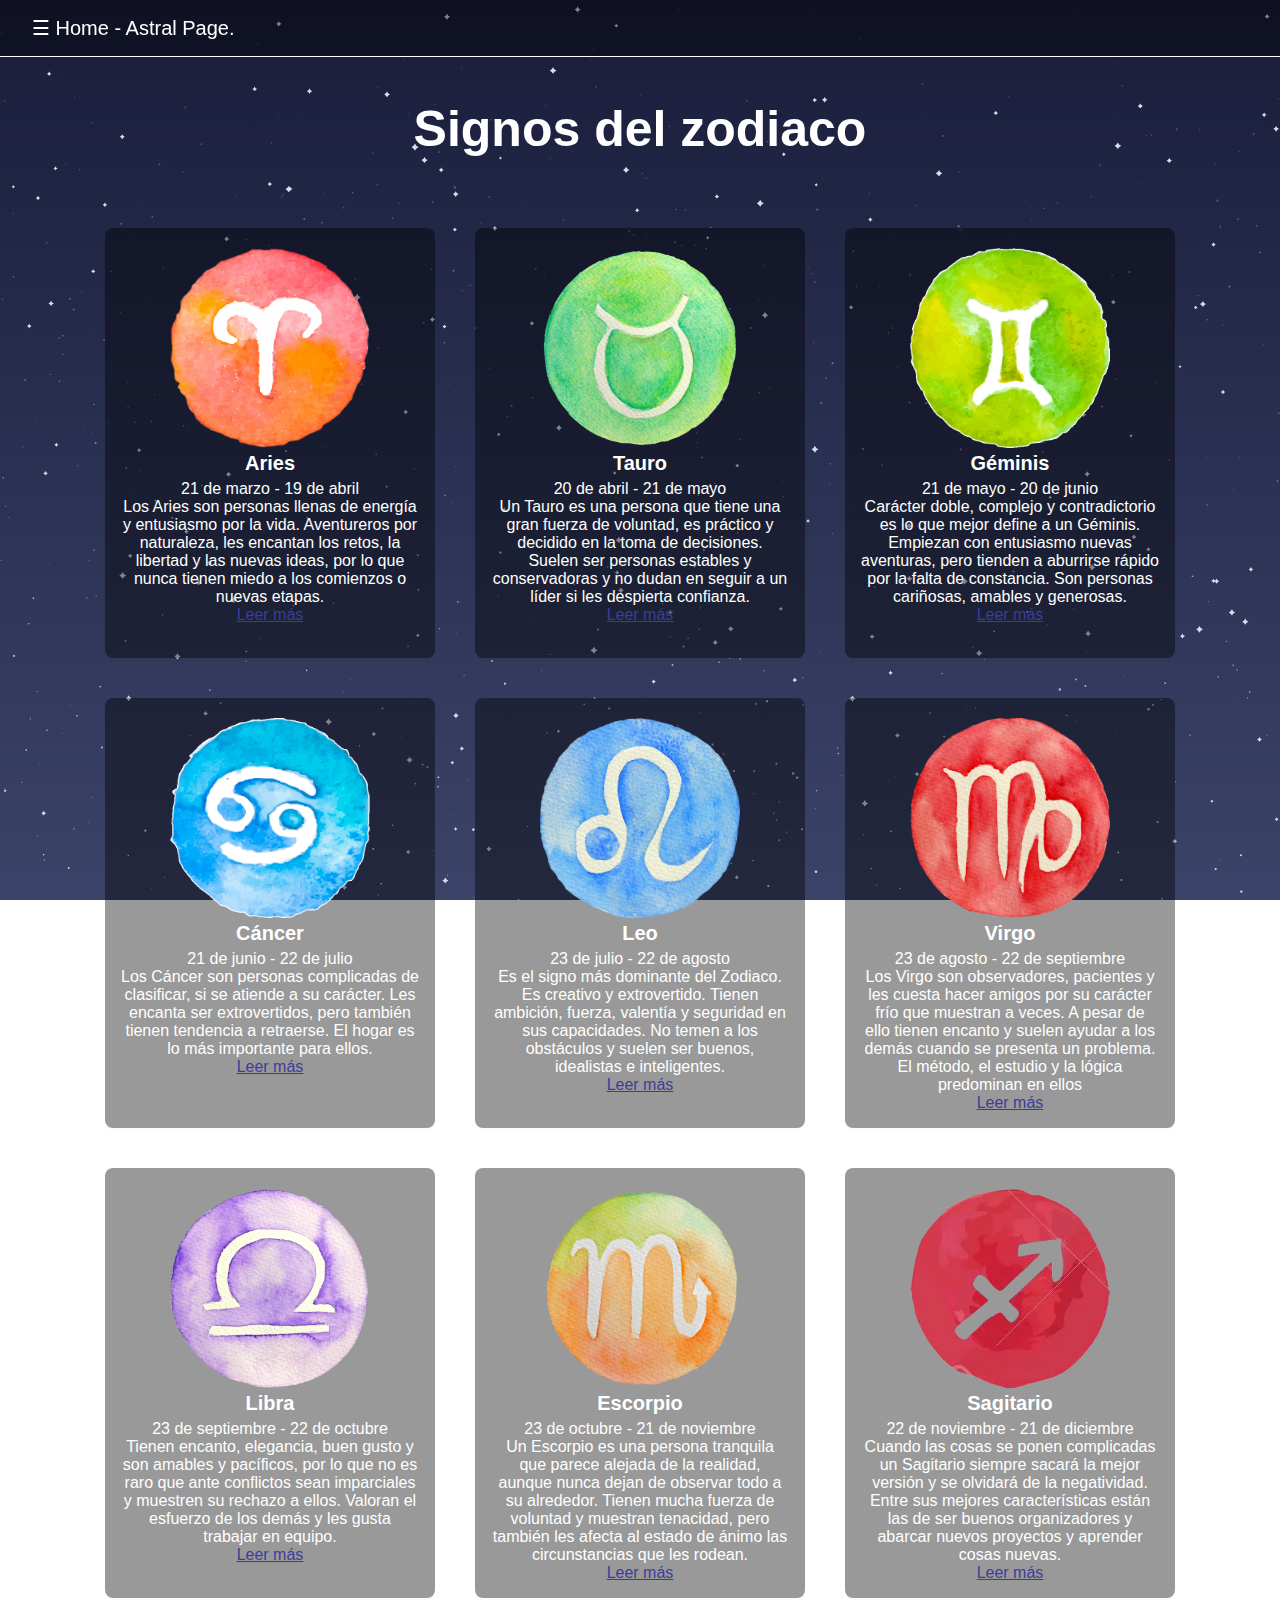
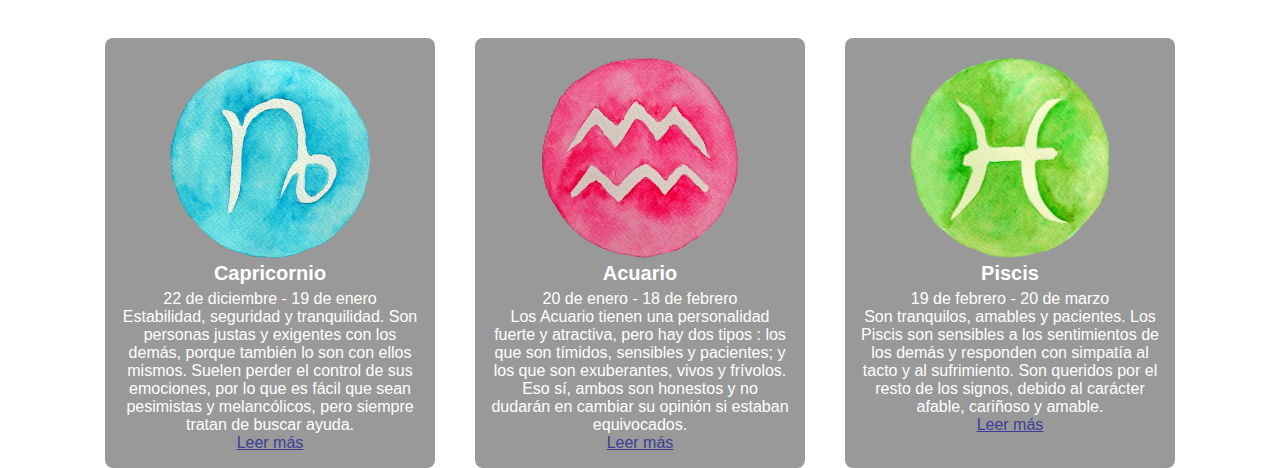
<file: signos/signos.html>
<!DOCTYPE html>
<html lang="en">
<head>
    <meta charset="UTF-8">
    <meta http-equiv="X-UA-Compatible" content="IE=edge">
    <meta name="viewport" content="width=device-width, initial-scale=1.0">
    <title>Signos del zodiaco</title>
    <link rel="stylesheet" href="signos.css">
    <link rel="stylesheet" href="/header/header.css">    
</head>
<body class="bodyCarta" id="body">
    <div id="mySidebar" class="sidebar">
        <a id="homeSideBar" href="index.html">HOME</a>
        <br>
        <br>
        <a href="/signos/signos.html">SIGNOS ZODIACALES</a>
        <a href="/carta-astral/carta-astral.html">CARTA&nbsp&nbspASTRAL</a>
        <a href="/index.html#contacto">CONTACTO</a>
      </div>
      <header class="header" id="header">
        <button id="openbtn" class="openbtn" onclick="openNav()">&#9776; Home - Astral Page.</button>
    </header>
    <h1>Signos del zodiaco</h1>

    <main>
        <div class="container">

            <div class="card">
                <img src="/signos/img/aries.png" alt="" height="300px" width="300px">
                <h4>Aries</h4>
                <p>21 de marzo - 19 de abril</p>
                <p>Los Aries son personas llenas de energía y entusiasmo por la vida. Aventureros por naturaleza, les encantan los retos, la libertad y las nuevas ideas, por lo que nunca tienen miedo a los comienzos o nuevas etapas.</p>
                <a href="https://es.wikipedia.org/wiki/Aries_(astrolog%C3%ADa)">Leer más</a>
            </div>

            <div class="card">
                <img src="/signos/img/tauro.png" alt="" height="300px" width="300px">
                <h4>Tauro</h4>
                <p>20 de abril - 21 de mayo</p>
                <p>Un Tauro es una persona que tiene una gran fuerza de voluntad, es práctico y decidido en la toma de decisiones. Suelen ser personas estables y conservadoras y no dudan en seguir a un líder si les despierta confianza.</p>
                <a href="https://es.wikipedia.org/wiki/Tauro_(astrolog%C3%ADa)">Leer más</a>
            </div>

            <div class="card">
                <img src="/signos/img/geminis.png" alt="" height="300px" width="300px">
                <h4>Géminis</h4>
                <p>21 de mayo - 20 de junio</p>
                <p>Carácter doble, complejo y contradictorio es lo que mejor define a un Géminis. Empiezan con entusiasmo nuevas aventuras, pero tienden a aburrirse rápido por la falta de constancia. Son personas cariñosas, amables y generosas.</p>
                <a href="https://es.wikipedia.org/wiki/G%C3%A9minis_(astrolog%C3%ADa)">Leer más</a>
            </div>

            <div class="card">
                <img src="/signos/img/cancer.png" alt="" height="300px" width="300px">
                <h4>Cáncer</h4>
                <p>21 de junio - 22 de julio</p>
                <p>Los Cáncer son personas complicadas de clasificar, si se atiende a su carácter. Les encanta ser extrovertidos, pero también tienen tendencia a retraerse. El hogar es lo más importante para ellos. </p>
                <a href="https://es.wikipedia.org/wiki/C%C3%A1ncer_(astrolog%C3%ADa)">Leer más</a>
            </div>

            <div class="card">
                <img src="/signos/img/leo.png" alt="" height="300px" width="300px">
                <h4>Leo</h4>
                <p>23 de julio - 22 de agosto</p>
                <p>Es el signo más dominante del Zodiaco. Es creativo y extrovertido. Tienen ambición, fuerza, valentía y seguridad en sus capacidades. No temen a los obstáculos y suelen ser buenos, idealistas e inteligentes.</p>
                <a href="https://es.wikipedia.org/wiki/Leo_(astrolog%C3%ADa)">Leer más</a>
            </div>

            <div class="card">
                <img src="/signos/img/virgo.png" alt="" height="300px" width="300px">
                <h4>Virgo</h4>
                <p>23 de agosto - 22 de septiembre</p>
                <p>Los Virgo son observadores, pacientes y les cuesta hacer amigos por su carácter frío que muestran a veces. A pesar de ello tienen encanto y suelen ayudar a los demás cuando se presenta un problema. El método, el estudio y la lógica predominan en ellos</p>
                <a href="https://es.wikipedia.org/wiki/Virgo_(astrolog%C3%ADa)">Leer más</a>
            </div>

            <div class="card">
                <img src="/signos/img/libra.png" alt="" height="300px" width="300px">
                <h4>Libra</h4>
                <p>23 de septiembre - 22 de octubre</p>
                <p>Tienen encanto, elegancia, buen gusto y son amables y pacíficos, por lo que no es raro que ante conflictos sean imparciales y muestren su rechazo a ellos. Valoran el esfuerzo de los demás y les gusta trabajar en equipo.</p>
                <a href="https://es.wikipedia.org/wiki/Libra_(astrolog%C3%ADa)">Leer más</a>
            </div>

            <div class="card">
                <img src="/signos/img/escorpio.png" alt="" height="300px" width="300px">
                <h4>Escorpio</h4>
                <p>23 de octubre - 21 de noviembre</p>
                <p>Un Escorpio es una persona tranquila que parece alejada de la realidad, aunque nunca dejan de observar todo a su alrededor. Tienen mucha fuerza de voluntad y muestran tenacidad, pero también les afecta al estado de ánimo las circunstancias que les rodean.</p>
                <a href="https://es.wikipedia.org/wiki/Escorpio_(astrolog%C3%ADa)">Leer más</a>
            </div>

            <div class="card">
                <img src="/signos/img/sagitarioo.png" alt="" height="300px" width="300px">
                <h4>Sagitario</h4>
                <p>22 de noviembre - 21 de diciembre</p>
                <p>Cuando las cosas se ponen complicadas un Sagitario siempre sacará la mejor versión y se olvidará de la negatividad. Entre sus mejores características están las de ser buenos organizadores y abarcar nuevos proyectos y aprender cosas nuevas.</p>
                <a href="https://es.wikipedia.org/wiki/Sagitario_(astrolog%C3%ADa)">Leer más</a>
            </div>

            <div class="card">
                <img src="/signos/img/capricornio.png" alt="" height="300px" width="300px">
                <h4>Capricornio</h4>
                <p>22 de diciembre - 19 de enero</p>
                <p>Estabilidad, seguridad y tranquilidad. Son personas justas y exigentes con los demás, porque también lo son con ellos mismos. Suelen perder el control de sus emociones, por lo que es fácil que sean pesimistas y melancólicos, pero siempre tratan de buscar ayuda.</p>
                <a href="https://es.wikipedia.org/wiki/Capricornio_(astrolog%C3%ADa)">Leer más</a>
            </div>

            <div class="card">
                <img src="/signos/img/acuario.png" alt="" height="300px" width="300px">
                <h4>Acuario</h4>
                <p>20 de enero - 18 de febrero</p>
                <p>Los Acuario tienen una personalidad fuerte y atractiva, pero hay dos tipos : los que son tímidos, sensibles y pacientes; y los que son exuberantes, vivos y frívolos. Eso sí, ambos son honestos y no dudarán en cambiar su opinión si estaban equivocados.</p>
                <a href="https://es.wikipedia.org/wiki/Acuario_(astrolog%C3%ADa)">Leer más</a>
            </div>

            <div class="card">
                <img src="/signos/img/piscis.png" alt="" height="300px" width="300px">
                <h4>Piscis</h4>
                <p>19 de febrero - 20 de marzo</p>
                <p>Son tranquilos, amables y pacientes. Los Piscis son sensibles a los sentimientos de los demás y responden con simpatía al tacto y al sufrimiento. Son queridos por el resto de los signos, debido al carácter afable, cariñoso y amable.</p>
                <a href="https://es.wikipedia.org/wiki/Piscis_(astrolog%C3%ADa)">Leer más</a>
            </div>

        </div>

    </main>
    
    <script src="/header/header.js"></script>
    </body>
</html>
</file>
<file: signos/signos.css>
* {
    margin: 0;
    padding: 0;
    font-family: Arial, Helvetica, sans-serif;
}


h1 {
    text-align: center;
    font-size: 50px;
    margin-top: 100px;
    margin-bottom: 50px;
    color: white;
}

.container {
    width: 100%;
    max-width: 1200%;
    height: 430px;
    display: flex;
    flex-wrap: wrap;
    justify-content: center;
    margin: auto;
}

.container .card {
    width: 330px;
    height: 430px;
    border-radius: 8px;
    box-shadow: 0 2px 2px rgba(0, 0, 0, 0.02);
    overflow: hidden;
    margin: 20px;
    text-align: center;
    transition: all 0.25s;
    background-color: rgba(0, 0, 0, .4);
}

.container .card:hover {
    transform: translateY(-15px);
    box-shadow: 0 12px 16px;
}

.container .card img {
    width: 200px;
    height: 200px;
    margin-top: 20px;
}

.container .card h4 {
    font-size: 20px;
    padding-bottom: 5px;
    color: white;
}

.container .card p {
    padding: 0 1rem;
    font-size: 16px;
   color: white;
}

.container .card a {
    color: rgb(61, 61, 153);
}

/*celular*/
@media screen and (max-width: 440px) { 
    .container {
    width: 100%;
    color: rgb(168, 165, 165);
    }

}

/*tablet*/

@media screen and (min-width: 440px) and (max-width: 768px) { 
    .container {
    width: 100%;
    color: rgb(83, 83, 83);
    }
}


/*monitor*/

@media screen and (min-width: 768px) { 
    .container {
    width: 100%;
    color: rgb(32, 32, 32);
    }
}
</file>
<file: header/header.css>
.bodyCarta 
{
  background:  url("/img/Twilight-0.7s-1920px.svg");
  background-size: cover;
  background-attachment: fixed;
}

/* navbar */
 
  /* The sidebar menu */
  .sidebar {
    height: 100%; 
    width: 0;
    position: fixed;
    top: 0;
    left: 0;
    background-color: rgba(0, 0, 0, .4);
    backdrop-filter: blur(5px);
    overflow-x: hidden; 
    padding-top: 60px; 
    transition: 0.5s; 
    z-index: 1;
  }
  
  .sidebar a {
    margin-top: 30px;
    padding: 2px 2px 2px 16px;
    text-decoration: none;
    font-size: 20px;
    color: #aeaeae;
    display: block;
    transition: 0.3s;  
  }
  
  .sidebar a:hover {
    color: #f1f1f1;
  }
  
  .openbtn {
    right: 0  ;
    position: fixed;
    top: 0;
    font-size: 20px;
    cursor: pointer;
    width: 100%;
    display: flex;
    justify-content: flex-start;
    background-color: #444;
    color: white;
    padding: 1rem 2rem;
    border: none;
    border-bottom: solid white 1px;
    z-index: 2; 
  }


  .section
  {
    height: 870px;
    padding-top: 10px;
  }

  
/* @media only screen and (max-width: 640px) { 
  
  .bodyCarta
  {
    background:  url("/img/Twinkle-cel.svg");
    background-size: cover;
    background-attachment: fixed;
  }

  .openbtn {
    width: 640px;
  }
} */


@media only screen and (max-width: 1366px) 
{
  .sidebar {
    padding-top: 150px; 
    background-color: rgba(0, 0, 0, .5);
    backdrop-filter: blur(10px);
  }

  .sidebar a {
    padding: 20px 10px 30px 12px;
    border-bottom: rgba(255, 255, 255, 0.162) solid 2px;
    color: white;
   
  }

  .openbtn:hover {
    background-color: rgba(0, 0, 0, .4);
  }
}
</file>
